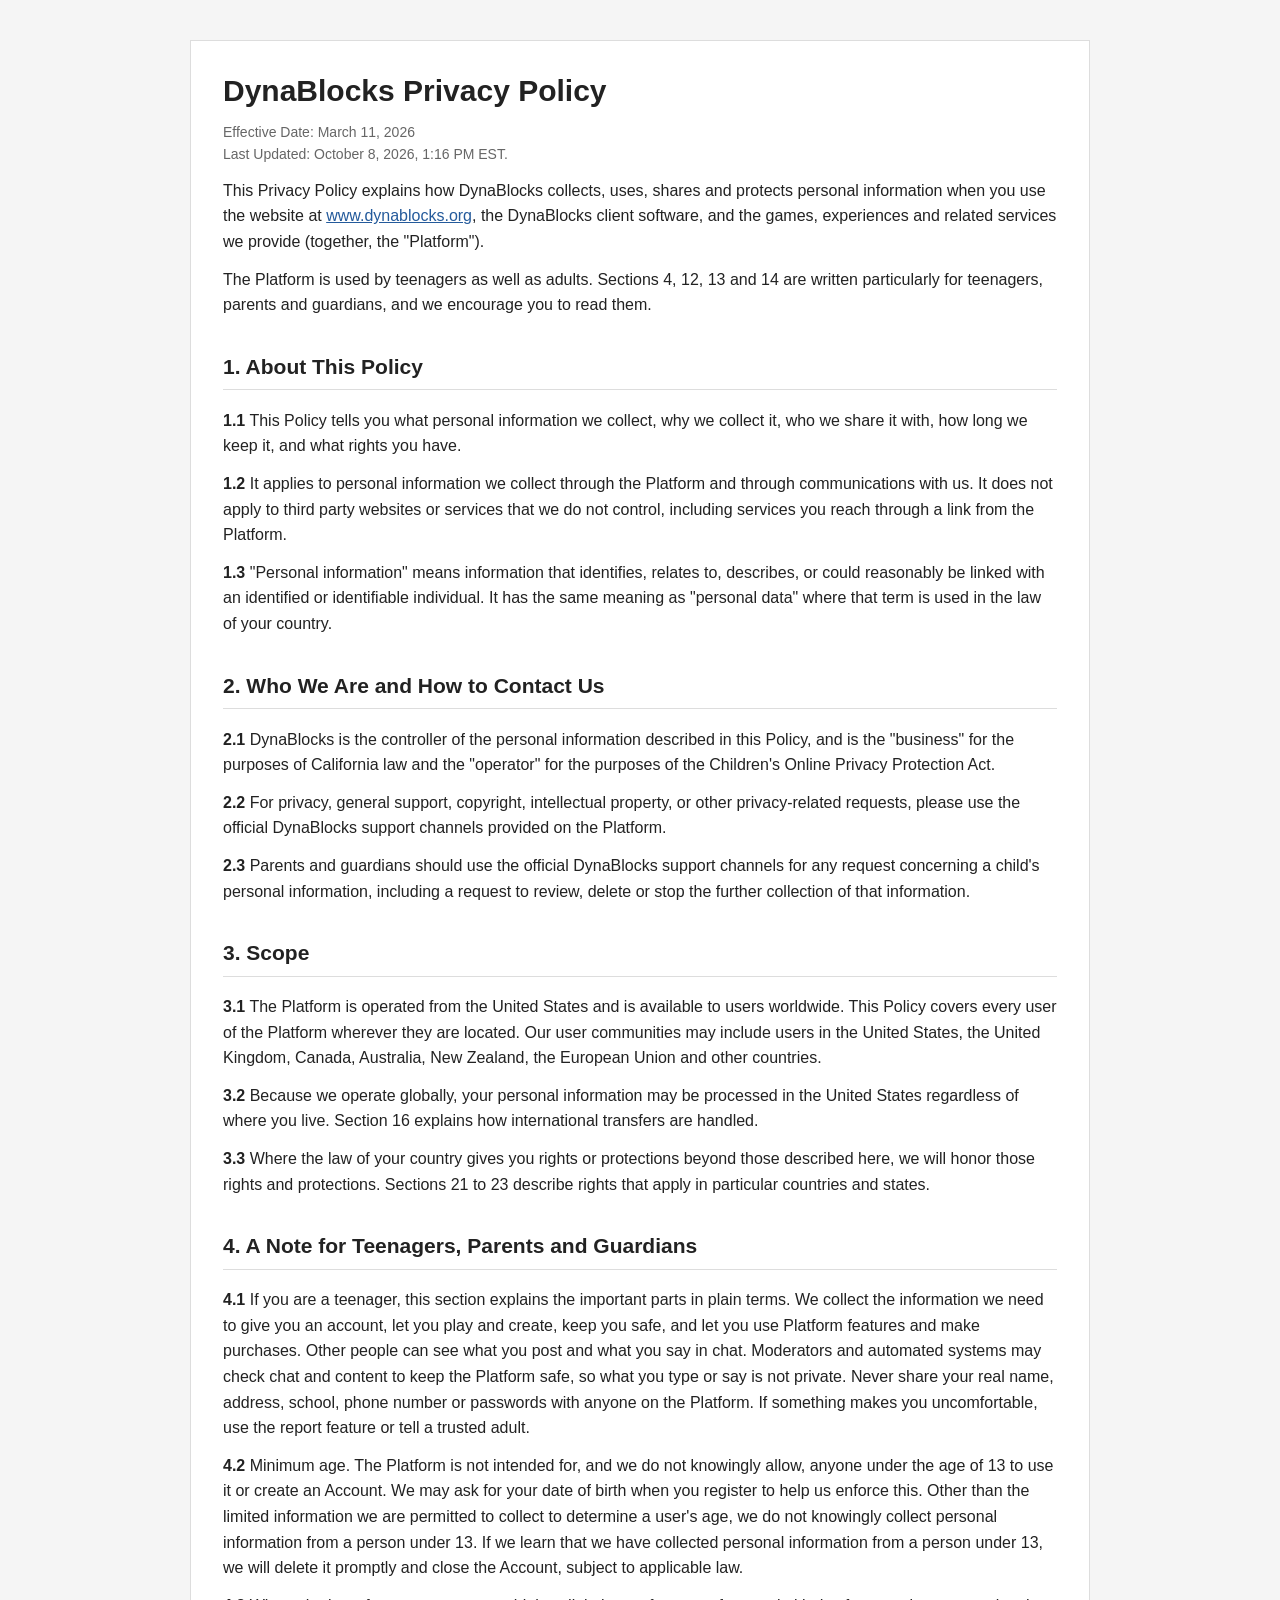
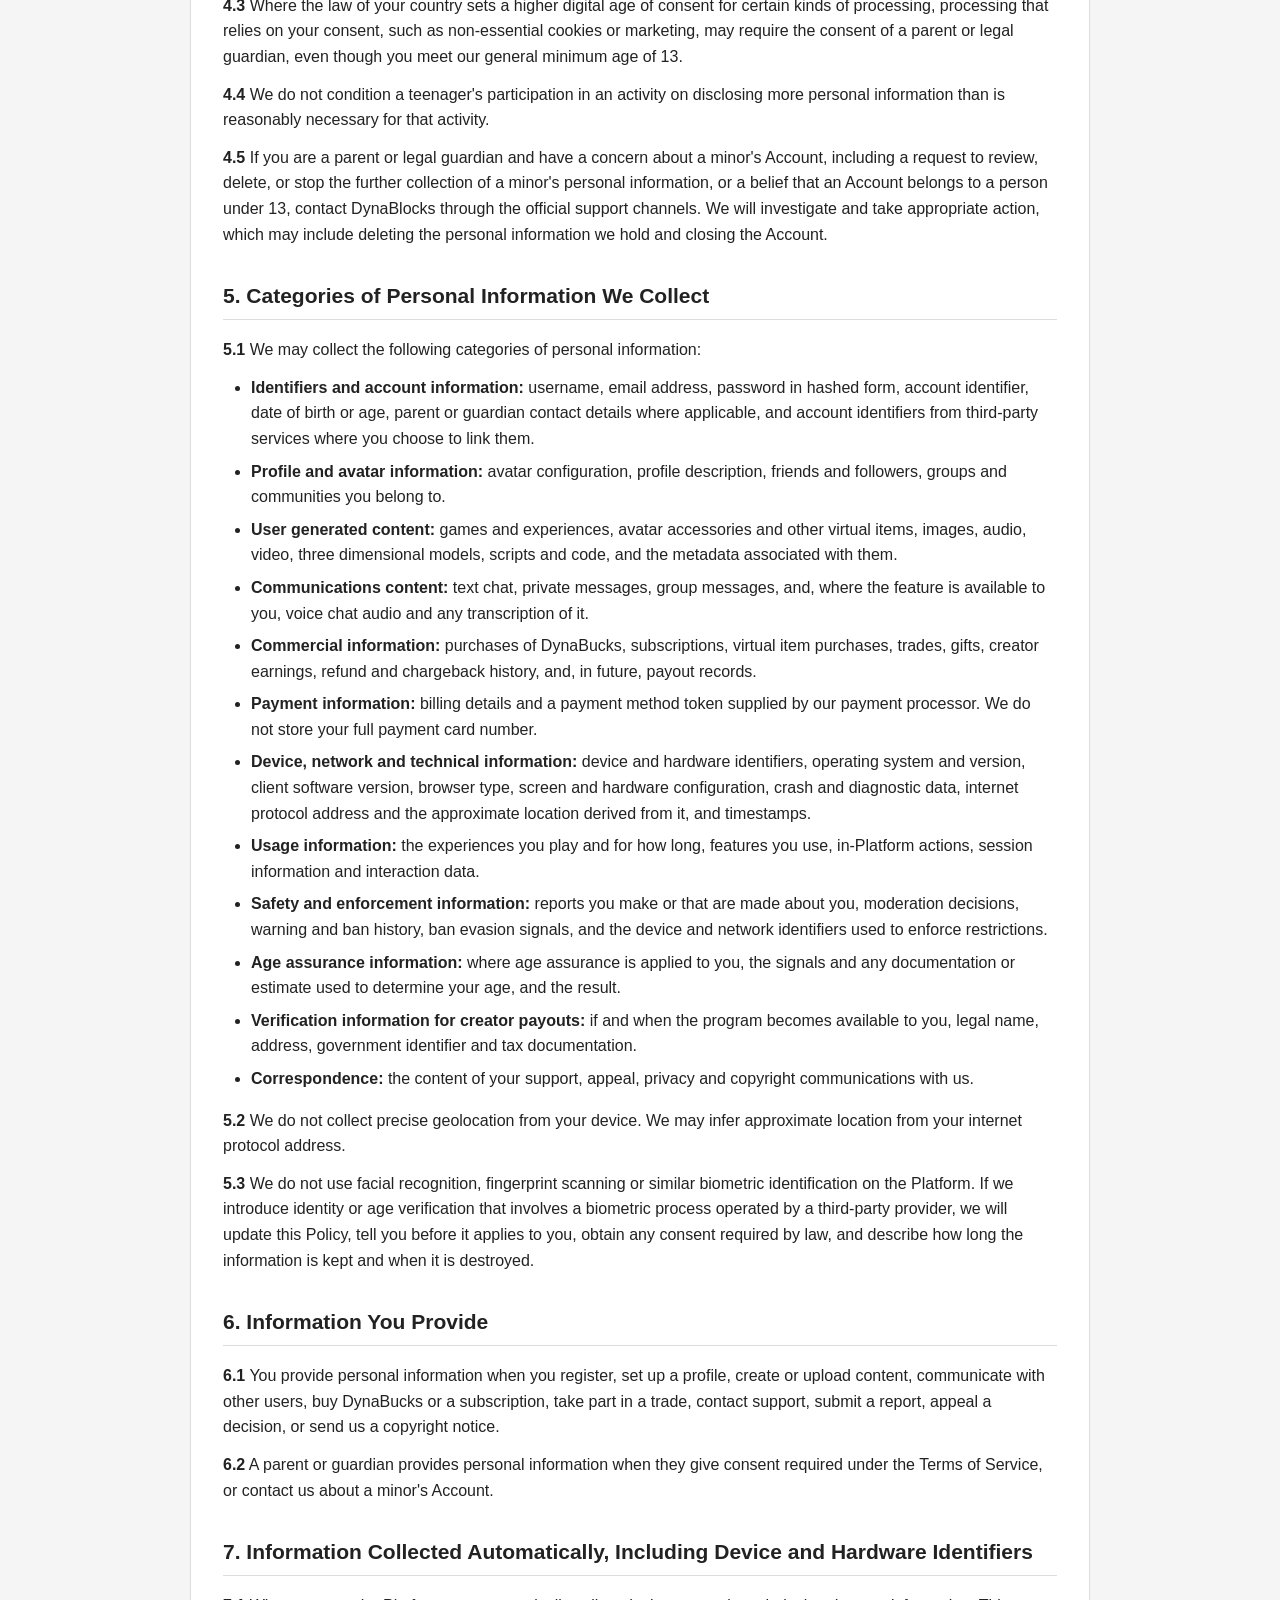
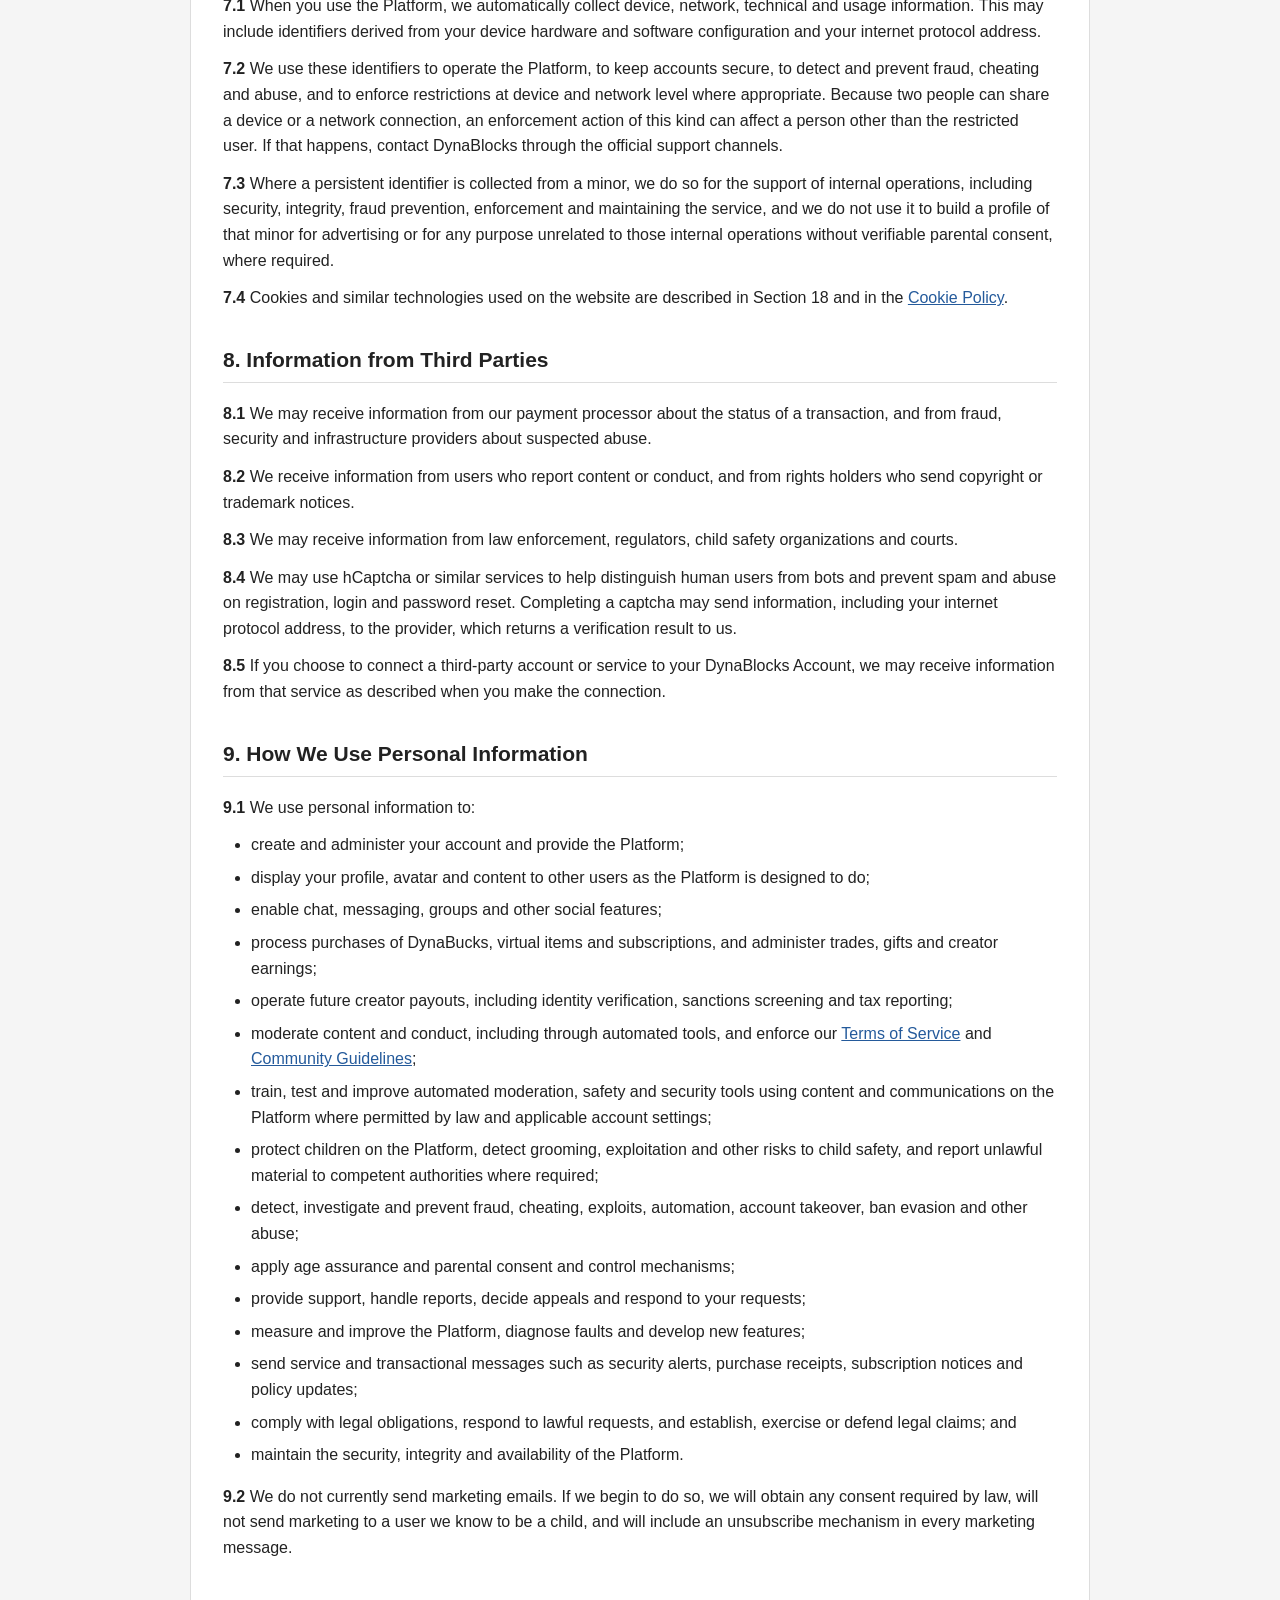
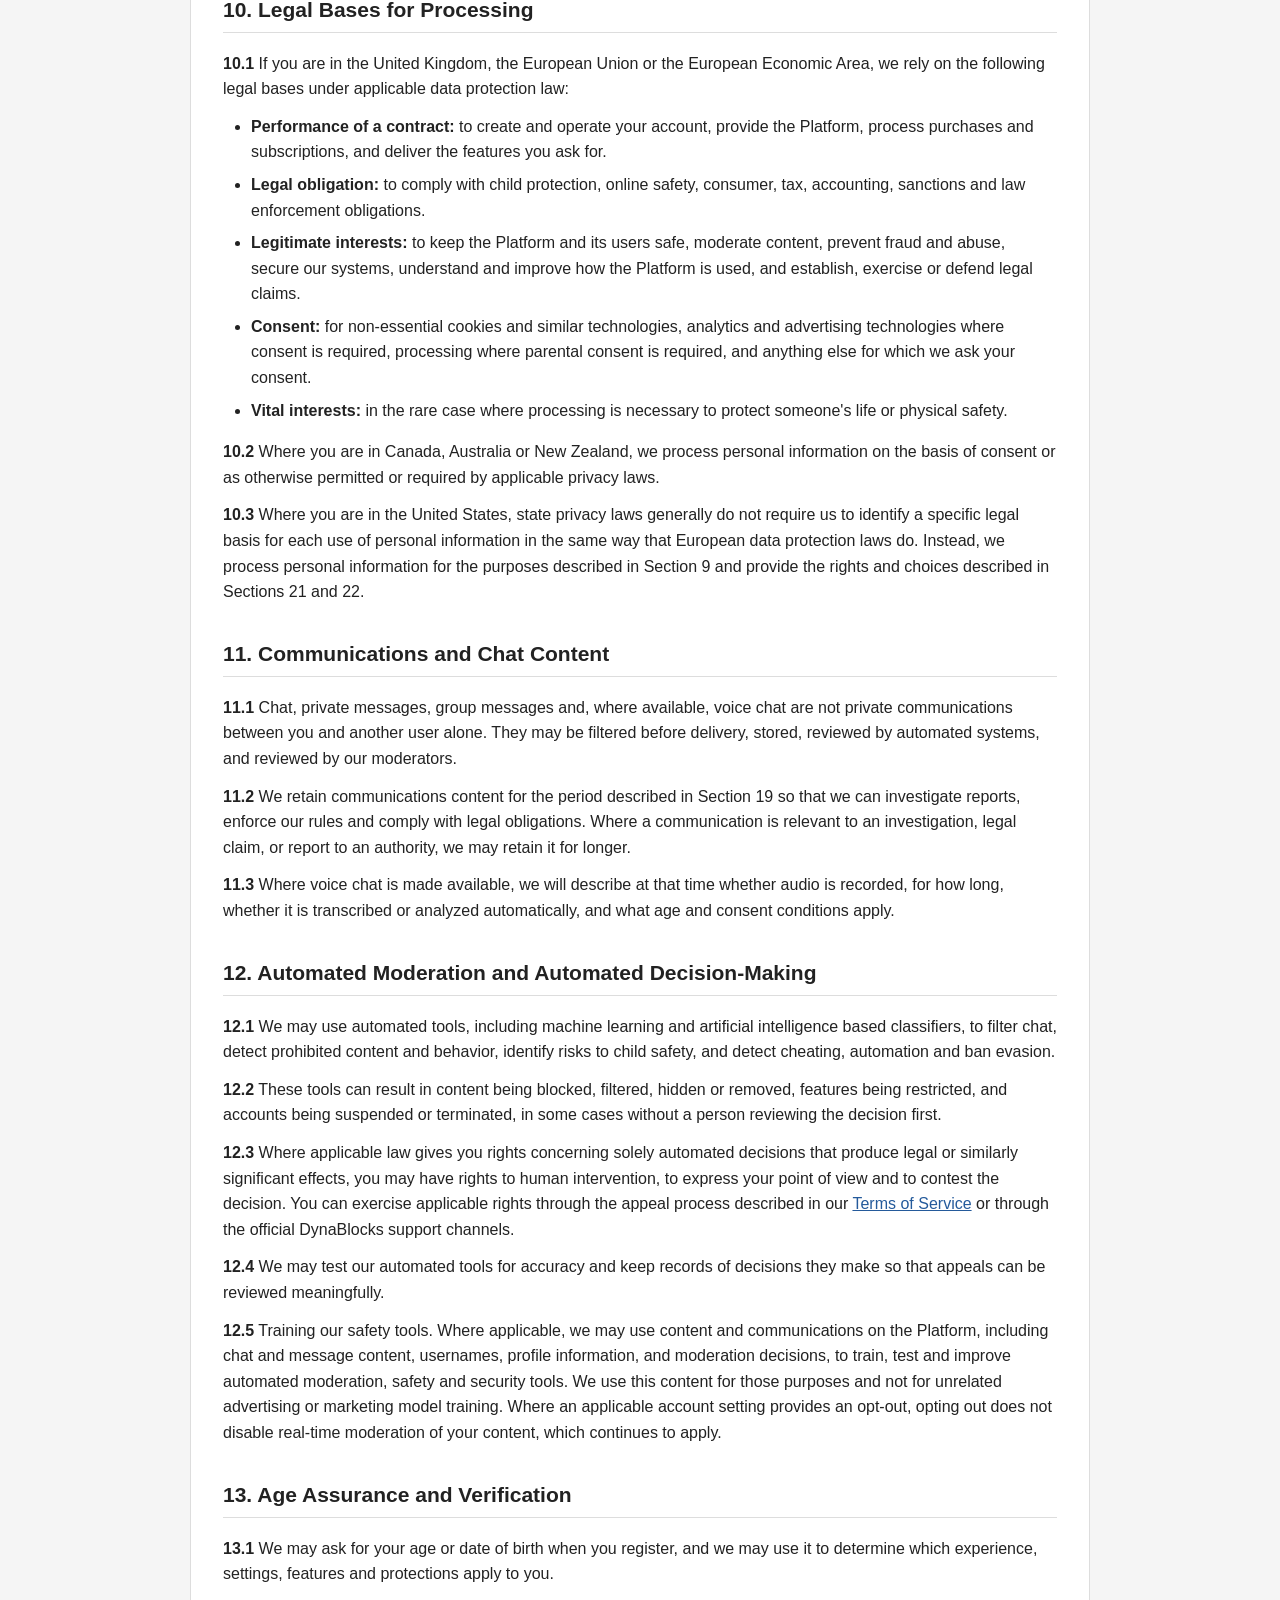
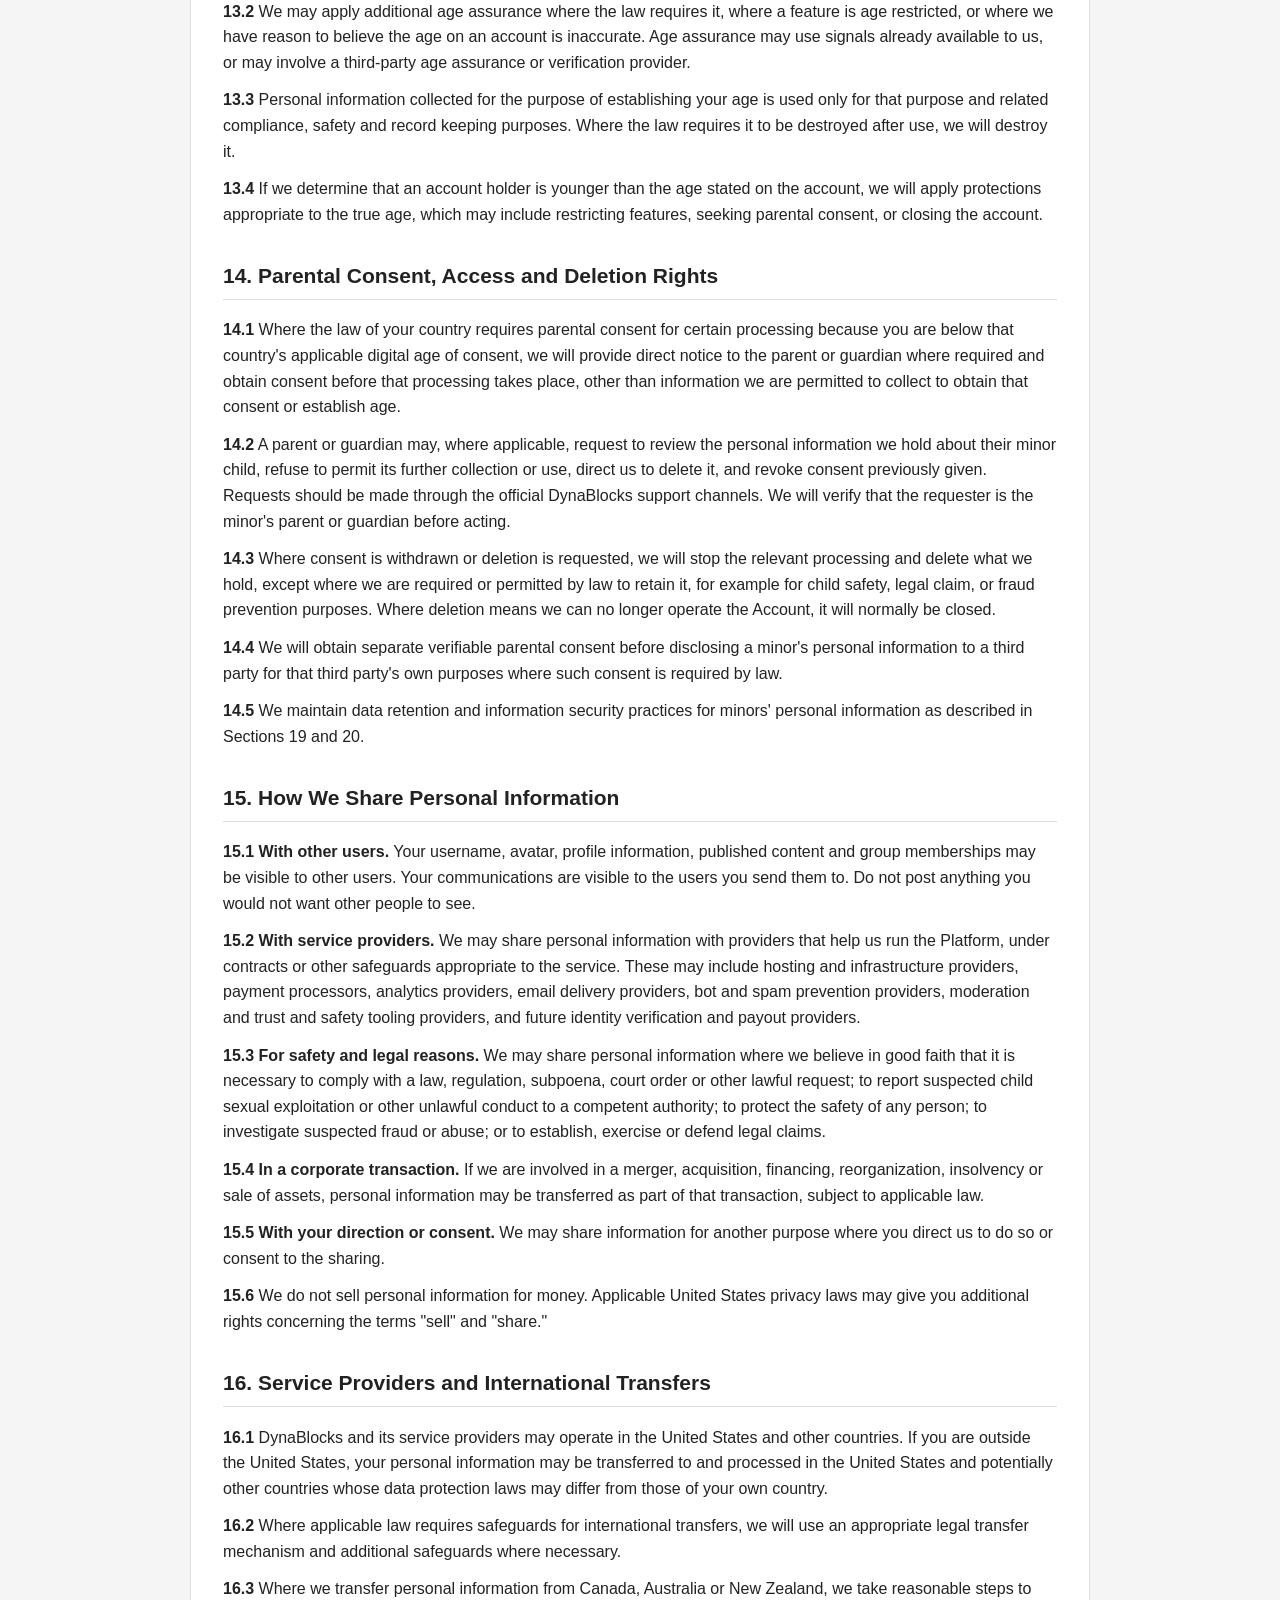
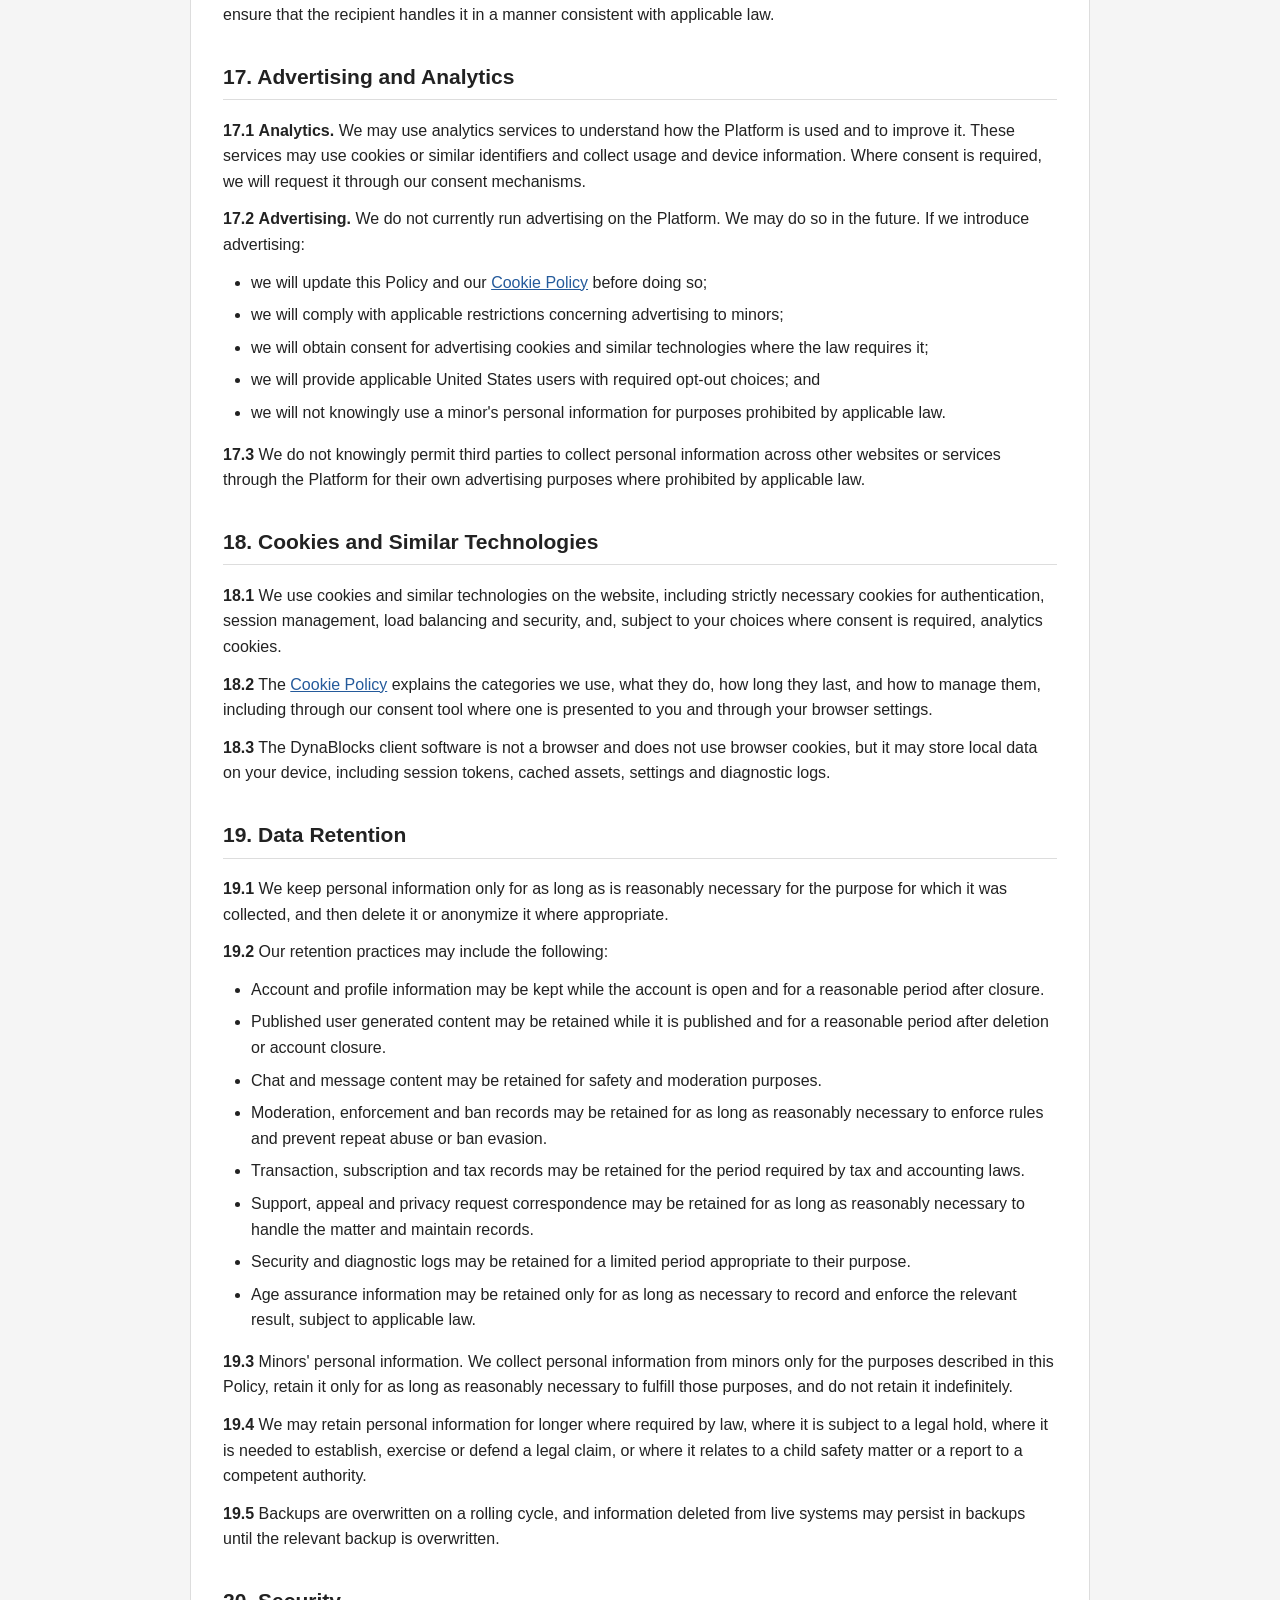
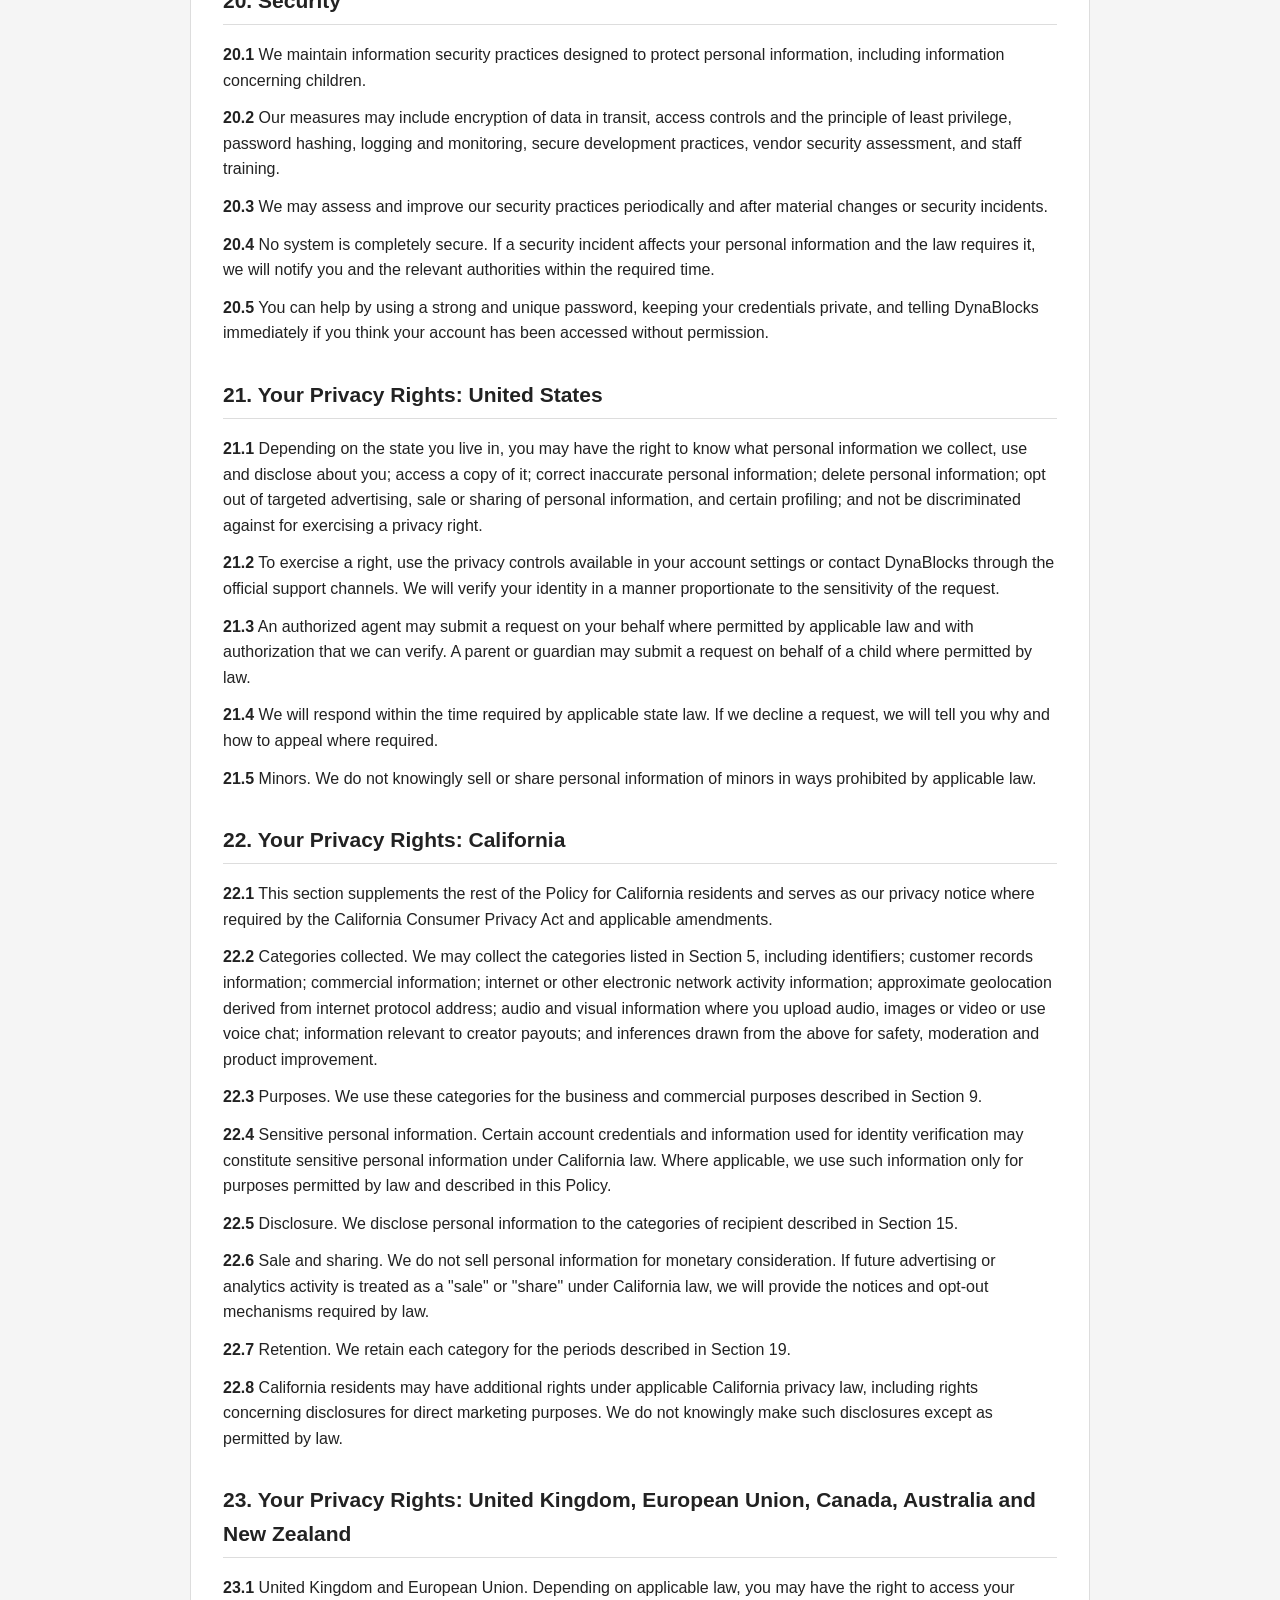
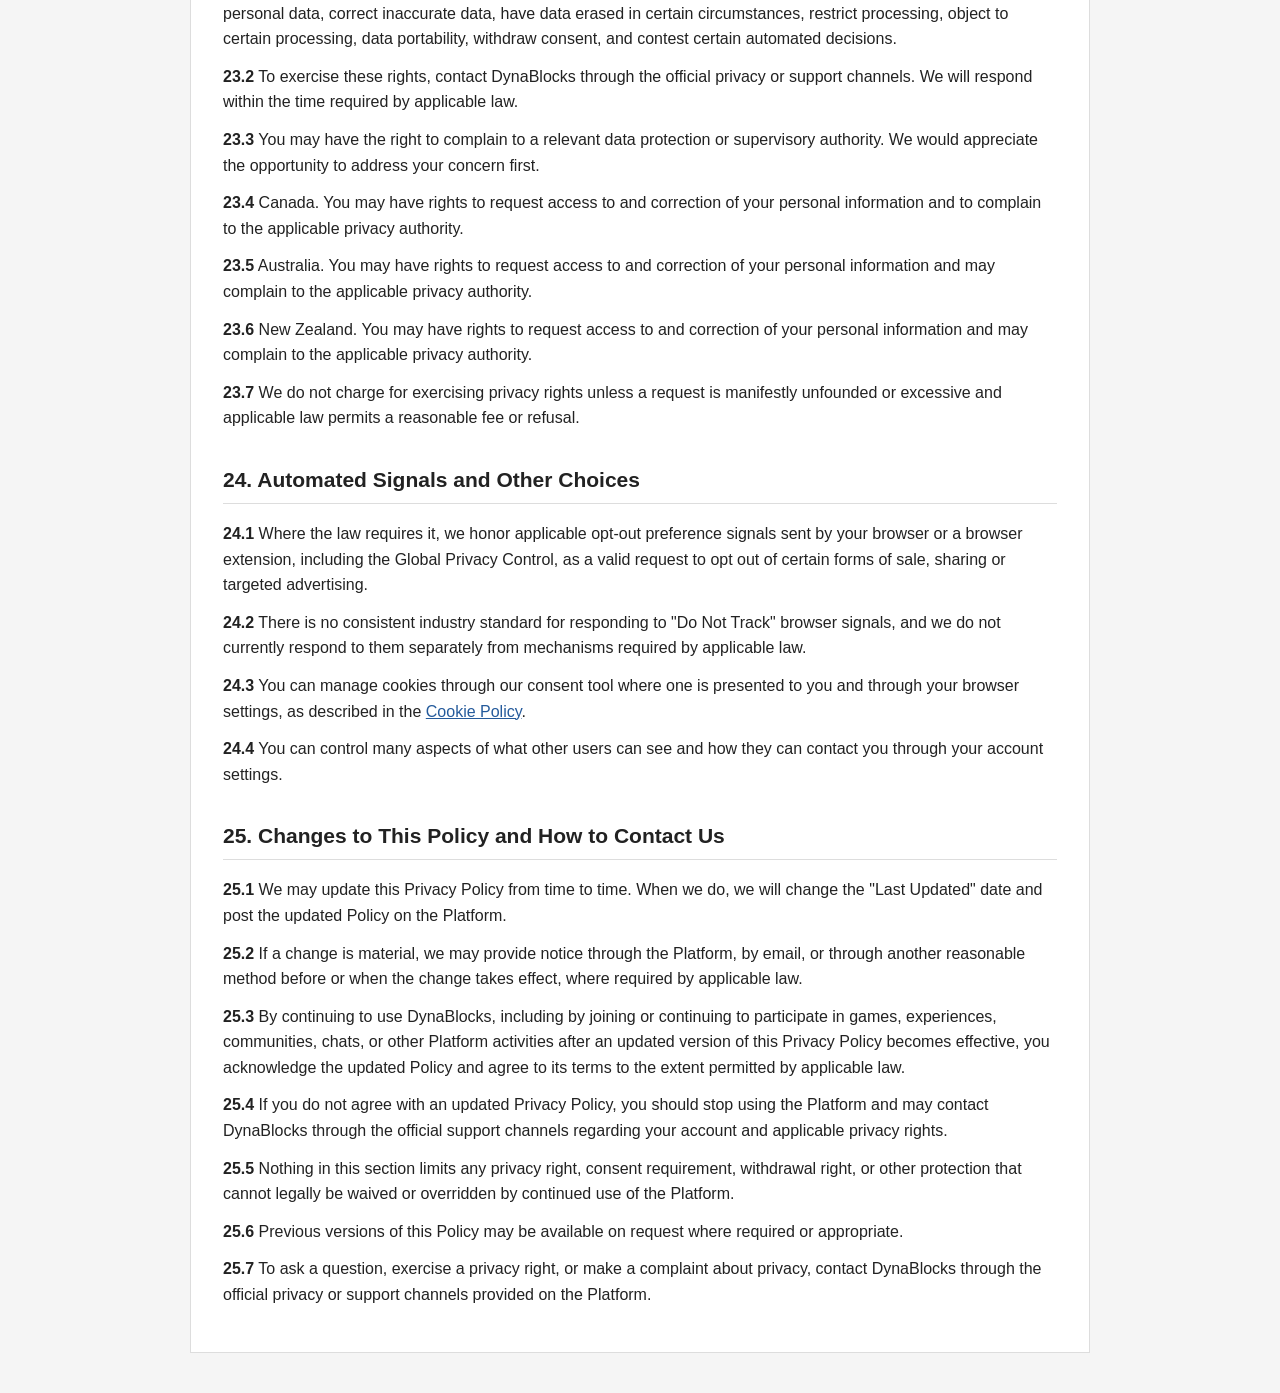
<file: privacy.html>
<!DOCTYPE html>

<html lang="en">
<head>
    <meta charset="UTF-8">
    <meta name="viewport" content="width=device-width, initial-scale=1.0">
    <title>DynaBlocks Privacy Policy</title>


<style>
    body {
        margin: 0;
        background: #f5f5f5;
        color: #222;
        font-family: Arial, Helvetica, sans-serif;
        line-height: 1.6;
    }

    .legal-page {
        max-width: 900px;
        margin: 40px auto;
        padding: 32px;
        background: #fff;
        border: 1px solid #ddd;
        box-sizing: border-box;
    }

    .legal-page h1 {
        margin-top: 0;
        margin-bottom: 8px;
        font-size: 30px;
        line-height: 1.2;
    }

    .legal-page h2 {
        margin-top: 32px;
        padding-bottom: 6px;
        border-bottom: 1px solid #ddd;
        font-size: 21px;
    }

    .legal-page h3 {
        margin-top: 22px;
        font-size: 17px;
    }

    .legal-page p {
        margin: 12px 0;
    }

    .legal-page ul {
        margin-top: 8px;
        margin-bottom: 16px;
        padding-left: 28px;
    }

    .legal-page li {
        margin-bottom: 7px;
    }

    .legal-meta {
        color: #666;
        font-size: 14px;
        margin-bottom: 28px;
    }

    .legal-page a {
        color: #245a9b;
        text-decoration: underline;
    }

    .legal-page a:hover {
        color: #173f6e;
    }

    @media (max-width: 700px) {
        .legal-page {
            margin: 15px;
            padding: 20px;
        }

        .legal-page h1 {
            font-size: 25px;
        }

        .legal-page h2 {
            font-size: 19px;
        }
    }
</style>


</head>

<body>
    <main class="legal-page">
        <h1>DynaBlocks Privacy Policy</h1>


    <p class="legal-meta">
        Effective Date: March 11, 2026<br>
        Last Updated: October 8, 2026, 1:16 PM EST.
    </p>

    <p>
        This Privacy Policy explains how DynaBlocks collects, uses, shares and protects
        personal information when you use the website at
        <a href="https://dynablocks.org/">www.dynablocks.org</a>, the DynaBlocks client
        software, and the games, experiences and related services we provide
        (together, the "Platform").
    </p>

    <p>
        The Platform is used by teenagers as well as adults. Sections 4, 12, 13 and 14
        are written particularly for teenagers, parents and guardians, and we encourage
        you to read them.
    </p>

    <h2>1. About This Policy</h2>

    <p><strong>1.1</strong> This Policy tells you what personal information we collect, why we collect it, who we share it with, how long we keep it, and what rights you have.</p>

    <p><strong>1.2</strong> It applies to personal information we collect through the Platform and through communications with us. It does not apply to third party websites or services that we do not control, including services you reach through a link from the Platform.</p>

    <p><strong>1.3</strong> "Personal information" means information that identifies, relates to, describes, or could reasonably be linked with an identified or identifiable individual. It has the same meaning as "personal data" where that term is used in the law of your country.</p>

    <h2>2. Who We Are and How to Contact Us</h2>

    <p><strong>2.1</strong> DynaBlocks is the controller of the personal information described in this Policy, and is the "business" for the purposes of California law and the "operator" for the purposes of the Children's Online Privacy Protection Act.</p>

    <p><strong>2.2</strong> For privacy, general support, copyright, intellectual property, or other privacy-related requests, please use the official DynaBlocks support channels provided on the Platform.</p>

    <p><strong>2.3</strong> Parents and guardians should use the official DynaBlocks support channels for any request concerning a child's personal information, including a request to review, delete or stop the further collection of that information.</p>

    <h2>3. Scope</h2>

    <p><strong>3.1</strong> The Platform is operated from the United States and is available to users worldwide. This Policy covers every user of the Platform wherever they are located. Our user communities may include users in the United States, the United Kingdom, Canada, Australia, New Zealand, the European Union and other countries.</p>

    <p><strong>3.2</strong> Because we operate globally, your personal information may be processed in the United States regardless of where you live. Section 16 explains how international transfers are handled.</p>

    <p><strong>3.3</strong> Where the law of your country gives you rights or protections beyond those described here, we will honor those rights and protections. Sections 21 to 23 describe rights that apply in particular countries and states.</p>

    <h2>4. A Note for Teenagers, Parents and Guardians</h2>

    <p><strong>4.1</strong> If you are a teenager, this section explains the important parts in plain terms. We collect the information we need to give you an account, let you play and create, keep you safe, and let you use Platform features and make purchases. Other people can see what you post and what you say in chat. Moderators and automated systems may check chat and content to keep the Platform safe, so what you type or say is not private. Never share your real name, address, school, phone number or passwords with anyone on the Platform. If something makes you uncomfortable, use the report feature or tell a trusted adult.</p>

    <p><strong>4.2</strong> Minimum age. The Platform is not intended for, and we do not knowingly allow, anyone under the age of 13 to use it or create an Account. We may ask for your date of birth when you register to help us enforce this. Other than the limited information we are permitted to collect to determine a user's age, we do not knowingly collect personal information from a person under 13. If we learn that we have collected personal information from a person under 13, we will delete it promptly and close the Account, subject to applicable law.</p>

    <p><strong>4.3</strong> Where the law of your country sets a higher digital age of consent for certain kinds of processing, processing that relies on your consent, such as non-essential cookies or marketing, may require the consent of a parent or legal guardian, even though you meet our general minimum age of 13.</p>

    <p><strong>4.4</strong> We do not condition a teenager's participation in an activity on disclosing more personal information than is reasonably necessary for that activity.</p>

    <p><strong>4.5</strong> If you are a parent or legal guardian and have a concern about a minor's Account, including a request to review, delete, or stop the further collection of a minor's personal information, or a belief that an Account belongs to a person under 13, contact DynaBlocks through the official support channels. We will investigate and take appropriate action, which may include deleting the personal information we hold and closing the Account.</p>

    <h2>5. Categories of Personal Information We Collect</h2>

    <p><strong>5.1</strong> We may collect the following categories of personal information:</p>

    <ul>
        <li><strong>Identifiers and account information:</strong> username, email address, password in hashed form, account identifier, date of birth or age, parent or guardian contact details where applicable, and account identifiers from third-party services where you choose to link them.</li>

        <li><strong>Profile and avatar information:</strong> avatar configuration, profile description, friends and followers, groups and communities you belong to.</li>

        <li><strong>User generated content:</strong> games and experiences, avatar accessories and other virtual items, images, audio, video, three dimensional models, scripts and code, and the metadata associated with them.</li>

        <li><strong>Communications content:</strong> text chat, private messages, group messages, and, where the feature is available to you, voice chat audio and any transcription of it.</li>

        <li><strong>Commercial information:</strong> purchases of DynaBucks, subscriptions, virtual item purchases, trades, gifts, creator earnings, refund and chargeback history, and, in future, payout records.</li>

        <li><strong>Payment information:</strong> billing details and a payment method token supplied by our payment processor. We do not store your full payment card number.</li>

        <li><strong>Device, network and technical information:</strong> device and hardware identifiers, operating system and version, client software version, browser type, screen and hardware configuration, crash and diagnostic data, internet protocol address and the approximate location derived from it, and timestamps.</li>

        <li><strong>Usage information:</strong> the experiences you play and for how long, features you use, in-Platform actions, session information and interaction data.</li>

        <li><strong>Safety and enforcement information:</strong> reports you make or that are made about you, moderation decisions, warning and ban history, ban evasion signals, and the device and network identifiers used to enforce restrictions.</li>

        <li><strong>Age assurance information:</strong> where age assurance is applied to you, the signals and any documentation or estimate used to determine your age, and the result.</li>

        <li><strong>Verification information for creator payouts:</strong> if and when the program becomes available to you, legal name, address, government identifier and tax documentation.</li>

        <li><strong>Correspondence:</strong> the content of your support, appeal, privacy and copyright communications with us.</li>
    </ul>

    <p><strong>5.2</strong> We do not collect precise geolocation from your device. We may infer approximate location from your internet protocol address.</p>

    <p><strong>5.3</strong> We do not use facial recognition, fingerprint scanning or similar biometric identification on the Platform. If we introduce identity or age verification that involves a biometric process operated by a third-party provider, we will update this Policy, tell you before it applies to you, obtain any consent required by law, and describe how long the information is kept and when it is destroyed.</p>

    <h2>6. Information You Provide</h2>

    <p><strong>6.1</strong> You provide personal information when you register, set up a profile, create or upload content, communicate with other users, buy DynaBucks or a subscription, take part in a trade, contact support, submit a report, appeal a decision, or send us a copyright notice.</p>

    <p><strong>6.2</strong> A parent or guardian provides personal information when they give consent required under the Terms of Service, or contact us about a minor's Account.</p>

    <h2>7. Information Collected Automatically, Including Device and Hardware Identifiers</h2>

    <p><strong>7.1</strong> When you use the Platform, we automatically collect device, network, technical and usage information. This may include identifiers derived from your device hardware and software configuration and your internet protocol address.</p>

    <p><strong>7.2</strong> We use these identifiers to operate the Platform, to keep accounts secure, to detect and prevent fraud, cheating and abuse, and to enforce restrictions at device and network level where appropriate. Because two people can share a device or a network connection, an enforcement action of this kind can affect a person other than the restricted user. If that happens, contact DynaBlocks through the official support channels.</p>

    <p><strong>7.3</strong> Where a persistent identifier is collected from a minor, we do so for the support of internal operations, including security, integrity, fraud prevention, enforcement and maintaining the service, and we do not use it to build a profile of that minor for advertising or for any purpose unrelated to those internal operations without verifiable parental consent, where required.</p>

    <p><strong>7.4</strong> Cookies and similar technologies used on the website are described in Section 18 and in the <a href="/cookies">Cookie Policy</a>.</p>

    <h2>8. Information from Third Parties</h2>

    <p><strong>8.1</strong> We may receive information from our payment processor about the status of a transaction, and from fraud, security and infrastructure providers about suspected abuse.</p>

    <p><strong>8.2</strong> We receive information from users who report content or conduct, and from rights holders who send copyright or trademark notices.</p>

    <p><strong>8.3</strong> We may receive information from law enforcement, regulators, child safety organizations and courts.</p>

    <p><strong>8.4</strong> We may use hCaptcha or similar services to help distinguish human users from bots and prevent spam and abuse on registration, login and password reset. Completing a captcha may send information, including your internet protocol address, to the provider, which returns a verification result to us.</p>

    <p><strong>8.5</strong> If you choose to connect a third-party account or service to your DynaBlocks Account, we may receive information from that service as described when you make the connection.</p>

    <h2>9. How We Use Personal Information</h2>

    <p><strong>9.1</strong> We use personal information to:</p>

    <ul>
        <li>create and administer your account and provide the Platform;</li>
        <li>display your profile, avatar and content to other users as the Platform is designed to do;</li>
        <li>enable chat, messaging, groups and other social features;</li>
        <li>process purchases of DynaBucks, virtual items and subscriptions, and administer trades, gifts and creator earnings;</li>
        <li>operate future creator payouts, including identity verification, sanctions screening and tax reporting;</li>
        <li>moderate content and conduct, including through automated tools, and enforce our <a href="/terms">Terms of Service</a> and <a href="/community-guidelines">Community Guidelines</a>;</li>
        <li>train, test and improve automated moderation, safety and security tools using content and communications on the Platform where permitted by law and applicable account settings;</li>
        <li>protect children on the Platform, detect grooming, exploitation and other risks to child safety, and report unlawful material to competent authorities where required;</li>
        <li>detect, investigate and prevent fraud, cheating, exploits, automation, account takeover, ban evasion and other abuse;</li>
        <li>apply age assurance and parental consent and control mechanisms;</li>
        <li>provide support, handle reports, decide appeals and respond to your requests;</li>
        <li>measure and improve the Platform, diagnose faults and develop new features;</li>
        <li>send service and transactional messages such as security alerts, purchase receipts, subscription notices and policy updates;</li>
        <li>comply with legal obligations, respond to lawful requests, and establish, exercise or defend legal claims; and</li>
        <li>maintain the security, integrity and availability of the Platform.</li>
    </ul>

    <p><strong>9.2</strong> We do not currently send marketing emails. If we begin to do so, we will obtain any consent required by law, will not send marketing to a user we know to be a child, and will include an unsubscribe mechanism in every marketing message.</p>

    <h2>10. Legal Bases for Processing</h2>

    <p><strong>10.1</strong> If you are in the United Kingdom, the European Union or the European Economic Area, we rely on the following legal bases under applicable data protection law:</p>

    <ul>
        <li><strong>Performance of a contract:</strong> to create and operate your account, provide the Platform, process purchases and subscriptions, and deliver the features you ask for.</li>
        <li><strong>Legal obligation:</strong> to comply with child protection, online safety, consumer, tax, accounting, sanctions and law enforcement obligations.</li>
        <li><strong>Legitimate interests:</strong> to keep the Platform and its users safe, moderate content, prevent fraud and abuse, secure our systems, understand and improve how the Platform is used, and establish, exercise or defend legal claims.</li>
        <li><strong>Consent:</strong> for non-essential cookies and similar technologies, analytics and advertising technologies where consent is required, processing where parental consent is required, and anything else for which we ask your consent.</li>
        <li><strong>Vital interests:</strong> in the rare case where processing is necessary to protect someone's life or physical safety.</li>
    </ul>

    <p><strong>10.2</strong> Where you are in Canada, Australia or New Zealand, we process personal information on the basis of consent or as otherwise permitted or required by applicable privacy laws.</p>

    <p><strong>10.3</strong> Where you are in the United States, state privacy laws generally do not require us to identify a specific legal basis for each use of personal information in the same way that European data protection laws do. Instead, we process personal information for the purposes described in Section 9 and provide the rights and choices described in Sections 21 and 22.</p>

    <h2>11. Communications and Chat Content</h2>

    <p><strong>11.1</strong> Chat, private messages, group messages and, where available, voice chat are not private communications between you and another user alone. They may be filtered before delivery, stored, reviewed by automated systems, and reviewed by our moderators.</p>

    <p><strong>11.2</strong> We retain communications content for the period described in Section 19 so that we can investigate reports, enforce our rules and comply with legal obligations. Where a communication is relevant to an investigation, legal claim, or report to an authority, we may retain it for longer.</p>

    <p><strong>11.3</strong> Where voice chat is made available, we will describe at that time whether audio is recorded, for how long, whether it is transcribed or analyzed automatically, and what age and consent conditions apply.</p>

    <h2>12. Automated Moderation and Automated Decision-Making</h2>

    <p><strong>12.1</strong> We may use automated tools, including machine learning and artificial intelligence based classifiers, to filter chat, detect prohibited content and behavior, identify risks to child safety, and detect cheating, automation and ban evasion.</p>

    <p><strong>12.2</strong> These tools can result in content being blocked, filtered, hidden or removed, features being restricted, and accounts being suspended or terminated, in some cases without a person reviewing the decision first.</p>

    <p><strong>12.3</strong> Where applicable law gives you rights concerning solely automated decisions that produce legal or similarly significant effects, you may have rights to human intervention, to express your point of view and to contest the decision. You can exercise applicable rights through the appeal process described in our <a href="/terms">Terms of Service</a> or through the official DynaBlocks support channels.</p>

    <p><strong>12.4</strong> We may test our automated tools for accuracy and keep records of decisions they make so that appeals can be reviewed meaningfully.</p>

    <p><strong>12.5</strong> Training our safety tools. Where applicable, we may use content and communications on the Platform, including chat and message content, usernames, profile information, and moderation decisions, to train, test and improve automated moderation, safety and security tools. We use this content for those purposes and not for unrelated advertising or marketing model training. Where an applicable account setting provides an opt-out, opting out does not disable real-time moderation of your content, which continues to apply.</p>

    <h2>13. Age Assurance and Verification</h2>

    <p><strong>13.1</strong> We may ask for your age or date of birth when you register, and we may use it to determine which experience, settings, features and protections apply to you.</p>

    <p><strong>13.2</strong> We may apply additional age assurance where the law requires it, where a feature is age restricted, or where we have reason to believe the age on an account is inaccurate. Age assurance may use signals already available to us, or may involve a third-party age assurance or verification provider.</p>

    <p><strong>13.3</strong> Personal information collected for the purpose of establishing your age is used only for that purpose and related compliance, safety and record keeping purposes. Where the law requires it to be destroyed after use, we will destroy it.</p>

    <p><strong>13.4</strong> If we determine that an account holder is younger than the age stated on the account, we will apply protections appropriate to the true age, which may include restricting features, seeking parental consent, or closing the account.</p>

    <h2>14. Parental Consent, Access and Deletion Rights</h2>

    <p><strong>14.1</strong> Where the law of your country requires parental consent for certain processing because you are below that country's applicable digital age of consent, we will provide direct notice to the parent or guardian where required and obtain consent before that processing takes place, other than information we are permitted to collect to obtain that consent or establish age.</p>

    <p><strong>14.2</strong> A parent or guardian may, where applicable, request to review the personal information we hold about their minor child, refuse to permit its further collection or use, direct us to delete it, and revoke consent previously given. Requests should be made through the official DynaBlocks support channels. We will verify that the requester is the minor's parent or guardian before acting.</p>

    <p><strong>14.3</strong> Where consent is withdrawn or deletion is requested, we will stop the relevant processing and delete what we hold, except where we are required or permitted by law to retain it, for example for child safety, legal claim, or fraud prevention purposes. Where deletion means we can no longer operate the Account, it will normally be closed.</p>

    <p><strong>14.4</strong> We will obtain separate verifiable parental consent before disclosing a minor's personal information to a third party for that third party's own purposes where such consent is required by law.</p>

    <p><strong>14.5</strong> We maintain data retention and information security practices for minors' personal information as described in Sections 19 and 20.</p>

    <h2>15. How We Share Personal Information</h2>

    <p><strong>15.1</strong> <strong>With other users.</strong> Your username, avatar, profile information, published content and group memberships may be visible to other users. Your communications are visible to the users you send them to. Do not post anything you would not want other people to see.</p>

    <p><strong>15.2</strong> <strong>With service providers.</strong> We may share personal information with providers that help us run the Platform, under contracts or other safeguards appropriate to the service. These may include hosting and infrastructure providers, payment processors, analytics providers, email delivery providers, bot and spam prevention providers, moderation and trust and safety tooling providers, and future identity verification and payout providers.</p>

    <p><strong>15.3</strong> <strong>For safety and legal reasons.</strong> We may share personal information where we believe in good faith that it is necessary to comply with a law, regulation, subpoena, court order or other lawful request; to report suspected child sexual exploitation or other unlawful conduct to a competent authority; to protect the safety of any person; to investigate suspected fraud or abuse; or to establish, exercise or defend legal claims.</p>

    <p><strong>15.4</strong> <strong>In a corporate transaction.</strong> If we are involved in a merger, acquisition, financing, reorganization, insolvency or sale of assets, personal information may be transferred as part of that transaction, subject to applicable law.</p>

    <p><strong>15.5</strong> <strong>With your direction or consent.</strong> We may share information for another purpose where you direct us to do so or consent to the sharing.</p>

    <p><strong>15.6</strong> We do not sell personal information for money. Applicable United States privacy laws may give you additional rights concerning the terms "sell" and "share."</p>

    <h2>16. Service Providers and International Transfers</h2>

    <p><strong>16.1</strong> DynaBlocks and its service providers may operate in the United States and other countries. If you are outside the United States, your personal information may be transferred to and processed in the United States and potentially other countries whose data protection laws may differ from those of your own country.</p>

    <p><strong>16.2</strong> Where applicable law requires safeguards for international transfers, we will use an appropriate legal transfer mechanism and additional safeguards where necessary.</p>

    <p><strong>16.3</strong> Where we transfer personal information from Canada, Australia or New Zealand, we take reasonable steps to ensure that the recipient handles it in a manner consistent with applicable law.</p>

    <h2>17. Advertising and Analytics</h2>

    <p><strong>17.1</strong> <strong>Analytics.</strong> We may use analytics services to understand how the Platform is used and to improve it. These services may use cookies or similar identifiers and collect usage and device information. Where consent is required, we will request it through our consent mechanisms.</p>

    <p><strong>17.2</strong> <strong>Advertising.</strong> We do not currently run advertising on the Platform. We may do so in the future. If we introduce advertising:</p>

    <ul>
        <li>we will update this Policy and our <a href="/cookies">Cookie Policy</a> before doing so;</li>
        <li>we will comply with applicable restrictions concerning advertising to minors;</li>
        <li>we will obtain consent for advertising cookies and similar technologies where the law requires it;</li>
        <li>we will provide applicable United States users with required opt-out choices; and</li>
        <li>we will not knowingly use a minor's personal information for purposes prohibited by applicable law.</li>
    </ul>

    <p><strong>17.3</strong> We do not knowingly permit third parties to collect personal information across other websites or services through the Platform for their own advertising purposes where prohibited by applicable law.</p>

    <h2>18. Cookies and Similar Technologies</h2>

    <p><strong>18.1</strong> We use cookies and similar technologies on the website, including strictly necessary cookies for authentication, session management, load balancing and security, and, subject to your choices where consent is required, analytics cookies.</p>

    <p><strong>18.2</strong> The <a href="/cookies">Cookie Policy</a> explains the categories we use, what they do, how long they last, and how to manage them, including through our consent tool where one is presented to you and through your browser settings.</p>

    <p><strong>18.3</strong> The DynaBlocks client software is not a browser and does not use browser cookies, but it may store local data on your device, including session tokens, cached assets, settings and diagnostic logs.</p>

    <h2>19. Data Retention</h2>

    <p><strong>19.1</strong> We keep personal information only for as long as is reasonably necessary for the purpose for which it was collected, and then delete it or anonymize it where appropriate.</p>

    <p><strong>19.2</strong> Our retention practices may include the following:</p>

    <ul>
        <li>Account and profile information may be kept while the account is open and for a reasonable period after closure.</li>
        <li>Published user generated content may be retained while it is published and for a reasonable period after deletion or account closure.</li>
        <li>Chat and message content may be retained for safety and moderation purposes.</li>
        <li>Moderation, enforcement and ban records may be retained for as long as reasonably necessary to enforce rules and prevent repeat abuse or ban evasion.</li>
        <li>Transaction, subscription and tax records may be retained for the period required by tax and accounting laws.</li>
        <li>Support, appeal and privacy request correspondence may be retained for as long as reasonably necessary to handle the matter and maintain records.</li>
        <li>Security and diagnostic logs may be retained for a limited period appropriate to their purpose.</li>
        <li>Age assurance information may be retained only for as long as necessary to record and enforce the relevant result, subject to applicable law.</li>
    </ul>

    <p><strong>19.3</strong> Minors' personal information. We collect personal information from minors only for the purposes described in this Policy, retain it only for as long as reasonably necessary to fulfill those purposes, and do not retain it indefinitely.</p>

    <p><strong>19.4</strong> We may retain personal information for longer where required by law, where it is subject to a legal hold, where it is needed to establish, exercise or defend a legal claim, or where it relates to a child safety matter or a report to a competent authority.</p>

    <p><strong>19.5</strong> Backups are overwritten on a rolling cycle, and information deleted from live systems may persist in backups until the relevant backup is overwritten.</p>

    <h2>20. Security</h2>

    <p><strong>20.1</strong> We maintain information security practices designed to protect personal information, including information concerning children.</p>

    <p><strong>20.2</strong> Our measures may include encryption of data in transit, access controls and the principle of least privilege, password hashing, logging and monitoring, secure development practices, vendor security assessment, and staff training.</p>

    <p><strong>20.3</strong> We may assess and improve our security practices periodically and after material changes or security incidents.</p>

    <p><strong>20.4</strong> No system is completely secure. If a security incident affects your personal information and the law requires it, we will notify you and the relevant authorities within the required time.</p>

    <p><strong>20.5</strong> You can help by using a strong and unique password, keeping your credentials private, and telling DynaBlocks immediately if you think your account has been accessed without permission.</p>

    <h2>21. Your Privacy Rights: United States</h2>

    <p><strong>21.1</strong> Depending on the state you live in, you may have the right to know what personal information we collect, use and disclose about you; access a copy of it; correct inaccurate personal information; delete personal information; opt out of targeted advertising, sale or sharing of personal information, and certain profiling; and not be discriminated against for exercising a privacy right.</p>

    <p><strong>21.2</strong> To exercise a right, use the privacy controls available in your account settings or contact DynaBlocks through the official support channels. We will verify your identity in a manner proportionate to the sensitivity of the request.</p>

    <p><strong>21.3</strong> An authorized agent may submit a request on your behalf where permitted by applicable law and with authorization that we can verify. A parent or guardian may submit a request on behalf of a child where permitted by law.</p>

    <p><strong>21.4</strong> We will respond within the time required by applicable state law. If we decline a request, we will tell you why and how to appeal where required.</p>

    <p><strong>21.5</strong> Minors. We do not knowingly sell or share personal information of minors in ways prohibited by applicable law.</p>

    <h2>22. Your Privacy Rights: California</h2>

    <p><strong>22.1</strong> This section supplements the rest of the Policy for California residents and serves as our privacy notice where required by the California Consumer Privacy Act and applicable amendments.</p>

    <p><strong>22.2</strong> Categories collected. We may collect the categories listed in Section 5, including identifiers; customer records information; commercial information; internet or other electronic network activity information; approximate geolocation derived from internet protocol address; audio and visual information where you upload audio, images or video or use voice chat; information relevant to creator payouts; and inferences drawn from the above for safety, moderation and product improvement.</p>

    <p><strong>22.3</strong> Purposes. We use these categories for the business and commercial purposes described in Section 9.</p>

    <p><strong>22.4</strong> Sensitive personal information. Certain account credentials and information used for identity verification may constitute sensitive personal information under California law. Where applicable, we use such information only for purposes permitted by law and described in this Policy.</p>

    <p><strong>22.5</strong> Disclosure. We disclose personal information to the categories of recipient described in Section 15.</p>

    <p><strong>22.6</strong> Sale and sharing. We do not sell personal information for monetary consideration. If future advertising or analytics activity is treated as a "sale" or "share" under California law, we will provide the notices and opt-out mechanisms required by law.</p>

    <p><strong>22.7</strong> Retention. We retain each category for the periods described in Section 19.</p>

    <p><strong>22.8</strong> California residents may have additional rights under applicable California privacy law, including rights concerning disclosures for direct marketing purposes. We do not knowingly make such disclosures except as permitted by law.</p>

    <h2>23. Your Privacy Rights: United Kingdom, European Union, Canada, Australia and New Zealand</h2>

    <p><strong>23.1</strong> United Kingdom and European Union. Depending on applicable law, you may have the right to access your personal data, correct inaccurate data, have data erased in certain circumstances, restrict processing, object to certain processing, data portability, withdraw consent, and contest certain automated decisions.</p>

    <p><strong>23.2</strong> To exercise these rights, contact DynaBlocks through the official privacy or support channels. We will respond within the time required by applicable law.</p>

    <p><strong>23.3</strong> You may have the right to complain to a relevant data protection or supervisory authority. We would appreciate the opportunity to address your concern first.</p>

    <p><strong>23.4</strong> Canada. You may have rights to request access to and correction of your personal information and to complain to the applicable privacy authority.</p>

    <p><strong>23.5</strong> Australia. You may have rights to request access to and correction of your personal information and may complain to the applicable privacy authority.</p>

    <p><strong>23.6</strong> New Zealand. You may have rights to request access to and correction of your personal information and may complain to the applicable privacy authority.</p>

    <p><strong>23.7</strong> We do not charge for exercising privacy rights unless a request is manifestly unfounded or excessive and applicable law permits a reasonable fee or refusal.</p>

    <h2>24. Automated Signals and Other Choices</h2>

    <p><strong>24.1</strong> Where the law requires it, we honor applicable opt-out preference signals sent by your browser or a browser extension, including the Global Privacy Control, as a valid request to opt out of certain forms of sale, sharing or targeted advertising.</p>

    <p><strong>24.2</strong> There is no consistent industry standard for responding to "Do Not Track" browser signals, and we do not currently respond to them separately from mechanisms required by applicable law.</p>

    <p><strong>24.3</strong> You can manage cookies through our consent tool where one is presented to you and through your browser settings, as described in the <a href="/cookies">Cookie Policy</a>.</p>

    <p><strong>24.4</strong> You can control many aspects of what other users can see and how they can contact you through your account settings.</p>

    <h2>25. Changes to This Policy and How to Contact Us</h2>

    <p><strong>25.1</strong> We may update this Privacy Policy from time to time. When we do, we will change the "Last Updated" date and post the updated Policy on the Platform.</p>

    <p><strong>25.2</strong> If a change is material, we may provide notice through the Platform, by email, or through another reasonable method before or when the change takes effect, where required by applicable law.</p>

    <p><strong>25.3</strong> By continuing to use DynaBlocks, including by joining or continuing to participate in games, experiences, communities, chats, or other Platform activities after an updated version of this Privacy Policy becomes effective, you acknowledge the updated Policy and agree to its terms to the extent permitted by applicable law.</p>

    <p><strong>25.4</strong> If you do not agree with an updated Privacy Policy, you should stop using the Platform and may contact DynaBlocks through the official support channels regarding your account and applicable privacy rights.</p>

    <p><strong>25.5</strong> Nothing in this section limits any privacy right, consent requirement, withdrawal right, or other protection that cannot legally be waived or overridden by continued use of the Platform.</p>

    <p><strong>25.6</strong> Previous versions of this Policy may be available on request where required or appropriate.</p>

    <p><strong>25.7</strong> To ask a question, exercise a privacy right, or make a complaint about privacy, contact DynaBlocks through the official privacy or support channels provided on the Platform.</p>
</main>


</body>
</html>
</file>
